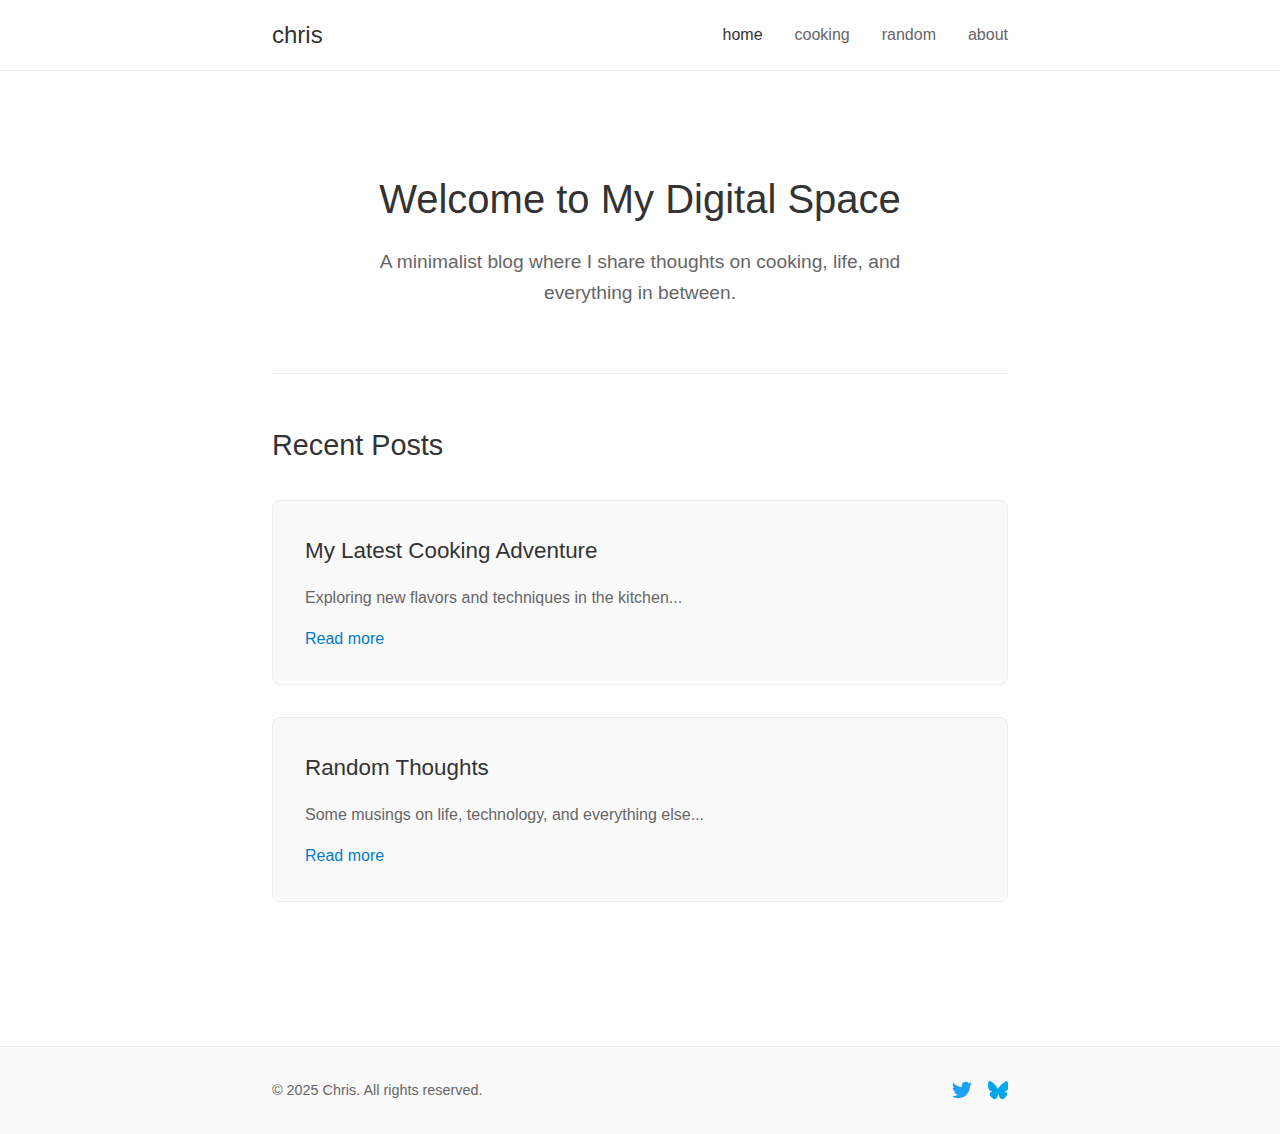
<file: index.html>
<!DOCTYPE html>
<html lang="en">
<head>
    <meta charset="UTF-8">
    <meta name="viewport" content="width=device-width, initial-scale=1.0">
    <title>Chris's Website</title>
    <link rel="stylesheet" href="styles.css">
</head>
<body>
    <header>
        <nav>
            <div class="nav-container">
                <a href="index.html" class="logo">chris</a>
                <ul class="nav-menu">
                    <li><a href="index.html" class="active">home</a></li>
                    <li><a href="cooking.html">cooking</a></li>
                    <li><a href="random.html">random</a></li>
                    <li><a href="about.html">about</a></li>
                </ul>
            </div>
        </nav>
    </header>

    <main>
        <section class="hero">
            <h1>Welcome to My Digital Space</h1>
            <p>A minimalist blog where I share thoughts on cooking, life, and everything in between.</p>
        </section>

        <section class="recent-posts">
            <h2>Recent Posts</h2>
            <div class="posts-grid">
                <article class="post-card">
                    <h3>My Latest Cooking Adventure</h3>
                    <p>Exploring new flavors and techniques in the kitchen...</p>
                    <a href="cooking.html" class="read-more">Read more</a>
                </article>
                <article class="post-card">
                    <h3>Random Thoughts</h3>
                    <p>Some musings on life, technology, and everything else...</p>
                    <a href="random.html" class="read-more">Read more</a>
                </article>
            </div>
        </section>
    </main>

    <footer>
        <div class="footer-content">
            <p>&copy; 2025 Chris. All rights reserved.</p>
            <div class="social-links">
                <a href="https://twitter.com/bennees" target="_blank" rel="noopener noreferrer" aria-label="Twitter">
                    <svg class="social-icon" viewBox="0 0 24 24" fill="#1DA1F2">
                        <path d="M23.953 4.57a10 10 0 01-2.825.775 4.958 4.958 0 002.163-2.723c-.951.555-2.005.959-3.127 1.184a4.92 4.92 0 00-8.384 4.482C7.69 8.095 4.067 6.13 1.64 3.162a4.822 4.822 0 00-.666 2.475c0 1.71.87 3.213 2.188 4.096a4.904 4.904 0 01-2.228-.616v.06a4.923 4.923 0 003.946 4.827 4.996 4.996 0 01-2.212.085 4.936 4.936 0 004.604 3.417 9.867 9.867 0 01-6.102 2.105c-.39 0-.779-.023-1.17-.067a13.995 13.995 0 007.557 2.209c9.053 0 13.998-7.496 13.998-13.985 0-.21 0-.42-.015-.63A9.935 9.935 0 0024 4.59z"/>
                    </svg>
                </a>
                <a href="https://bsky.app/profile/bennees.bsky.social" target="_blank" rel="noopener noreferrer" aria-label="Bluesky">
                    <svg class="social-icon" viewBox="0 0 24 24" fill="#00A8E8">
                        <path d="M12 10.8c-1.087-2.114-4.046-6.053-6.798-7.995C2.566.944 1.561 1.266.902 1.565.139 1.908 0 3.08 0 3.768c0 .69.378 5.65.624 6.479.815 2.736 3.713 3.66 6.383 3.364.136-.02.275-.039.415-.057-.138.022-.276.04-.415.056-3.912.58-7.387 2.005-2.83 7.078 5.013 5.267 6.398.653 7.882-2.487.23-.485.358-.961.435-1.409.077.448.205.924.435 1.409 1.484 3.14 2.869 7.754 7.882 2.487 4.557-5.073 1.082-6.498-2.83-7.078-.139-.016-.277-.034-.415-.056.14.018.279.037.415.057 2.67.296 5.568-.628 6.383-3.364.246-.829.624-5.79.624-6.479 0-.688-.139-1.86-.902-2.203-.659-.299-1.664-.621-4.3 1.24C16.046 4.747 13.087 8.686 12 10.8z"/>
                    </svg>
                </a>
            </div>
        </div>
    </footer>
</body>
</html>
</file>
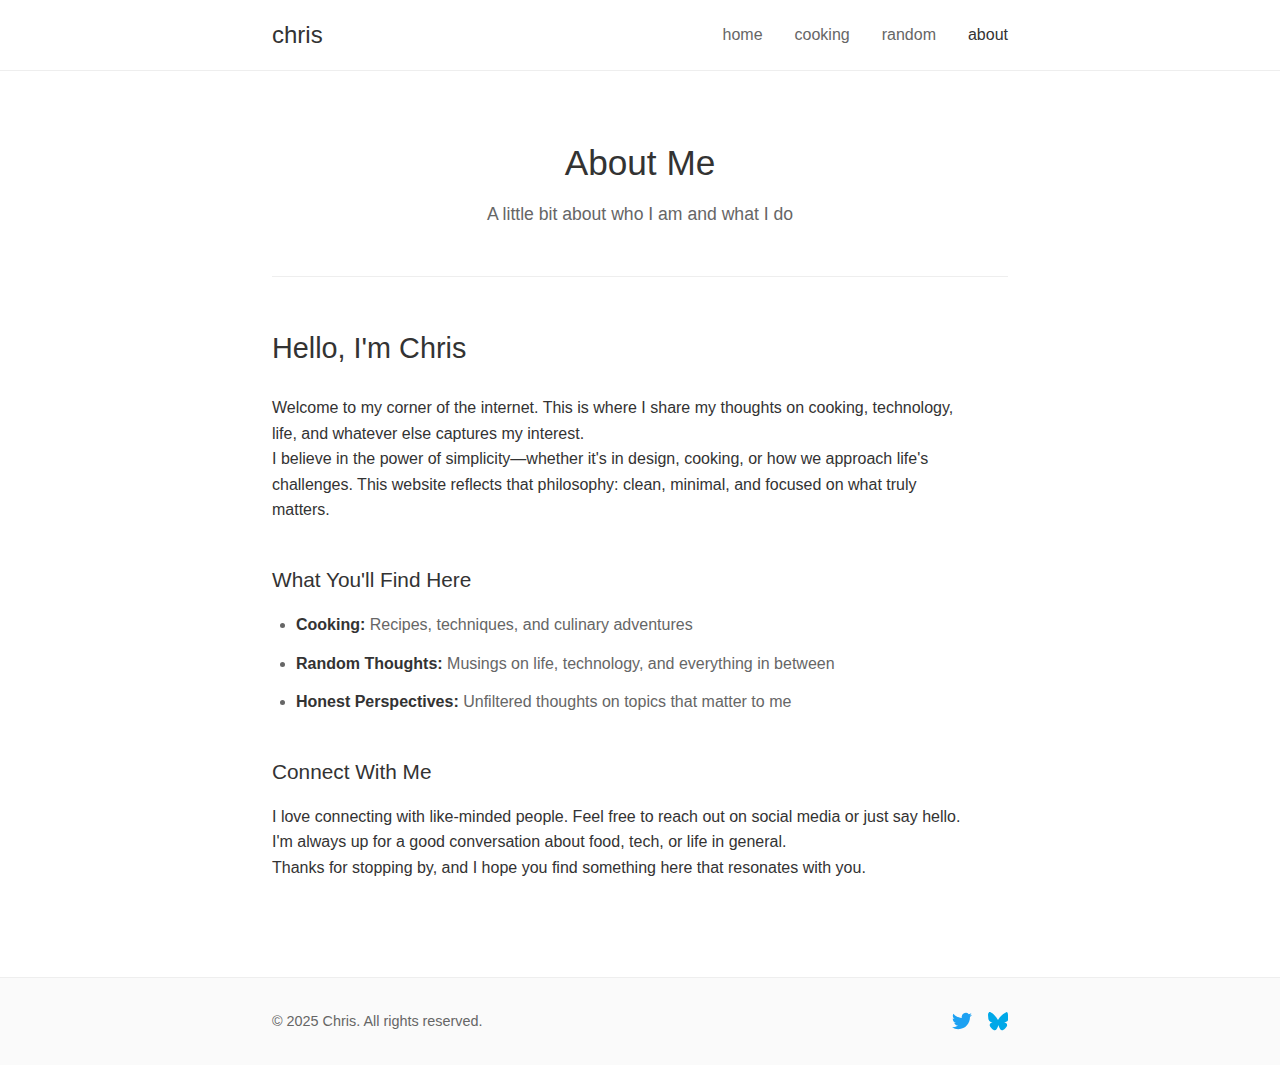
<file: about.html>
<!DOCTYPE html>
<html lang="en">
<head>
    <meta charset="UTF-8">
    <meta name="viewport" content="width=device-width, initial-scale=1.0">
    <title>About - Chris's Website</title>
    <link rel="stylesheet" href="styles.css">
</head>
<body>
    <header>
        <nav>
            <div class="nav-container">
                <a href="index.html" class="logo">chris</a>
                <ul class="nav-menu">
                    <li><a href="index.html">home</a></li>
                    <li><a href="cooking.html">cooking</a></li>
                    <li><a href="random.html">random</a></li>
                    <li><a href="about.html" class="active">about</a></li>
                </ul>
            </div>
        </nav>
    </header>

    <main>
        <section class="page-header">
            <h1>About Me</h1>
            <p>A little bit about who I am and what I do</p>
        </section>

        <section class="content">
            <div class="about-content">
                <div class="about-text">
                    <h2>Hello, I'm Chris</h2>
                    <p>Welcome to my corner of the internet. This is where I share my thoughts on cooking, technology, life, and whatever else captures my interest.</p>
                    
                    <p>I believe in the power of simplicity—whether it's in design, cooking, or how we approach life's challenges. This website reflects that philosophy: clean, minimal, and focused on what truly matters.</p>
                    
                    <h3>What You'll Find Here</h3>
                    <ul>
                        <li><strong>Cooking:</strong> Recipes, techniques, and culinary adventures</li>
                        <li><strong>Random Thoughts:</strong> Musings on life, technology, and everything in between</li>
                        <li><strong>Honest Perspectives:</strong> Unfiltered thoughts on topics that matter to me</li>
                    </ul>
                    
                    <h3>Connect With Me</h3>
                    <p>I love connecting with like-minded people. Feel free to reach out on social media or just say hello. I'm always up for a good conversation about food, tech, or life in general.</p>
                    
                    <p>Thanks for stopping by, and I hope you find something here that resonates with you.</p>
                </div>
            </div>
        </section>
    </main>

    <footer>
        <div class="footer-content">
            <p>&copy; 2025 Chris. All rights reserved.</p>
            <div class="social-links">
                <a href="https://twitter.com/bennees" target="_blank" rel="noopener noreferrer" aria-label="Twitter">
                    <svg class="social-icon" viewBox="0 0 24 24" fill="#1DA1F2">
                        <path d="M23.953 4.57a10 10 0 01-2.825.775 4.958 4.958 0 002.163-2.723c-.951.555-2.005.959-3.127 1.184a4.92 4.92 0 00-8.384 4.482C7.69 8.095 4.067 6.13 1.64 3.162a4.822 4.822 0 00-.666 2.475c0 1.71.87 3.213 2.188 4.096a4.904 4.904 0 01-2.228-.616v.06a4.923 4.923 0 003.946 4.827 4.996 4.996 0 01-2.212.085 4.936 4.936 0 004.604 3.417 9.867 9.867 0 01-6.102 2.105c-.39 0-.779-.023-1.17-.067a13.995 13.995 0 007.557 2.209c9.053 0 13.998-7.496 13.998-13.985 0-.21 0-.42-.015-.63A9.935 9.935 0 0024 4.59z"/>
                    </svg>
                </a>
                <a href="https://bsky.app/profile/bennees.bsky.social" target="_blank" rel="noopener noreferrer" aria-label="Bluesky">
                    <svg class="social-icon" viewBox="0 0 24 24" fill="#00A8E8">
                        <path d="M12 10.8c-1.087-2.114-4.046-6.053-6.798-7.995C2.566.944 1.561 1.266.902 1.565.139 1.908 0 3.08 0 3.768c0 .69.378 5.65.624 6.479.815 2.736 3.713 3.66 6.383 3.364.136-.02.275-.039.415-.057-.138.022-.276.04-.415.056-3.912.58-7.387 2.005-2.83 7.078 5.013 5.267 6.398.653 7.882-2.487.23-.485.358-.961.435-1.409.077.448.205.924.435 1.409 1.484 3.14 2.869 7.754 7.882 2.487 4.557-5.073 1.082-6.498-2.83-7.078-.139-.016-.277-.034-.415-.056.14.018.279.037.415.057 2.67.296 5.568-.628 6.383-3.364.246-.829.624-5.79.624-6.479 0-.688-.139-1.86-.902-2.203-.659-.299-1.664-.621-4.3 1.24C16.046 4.747 13.087 8.686 12 10.8z"/>
                    </svg>
                </a>
            </div>
        </div>
    </footer>
</body>
</html>
</file>
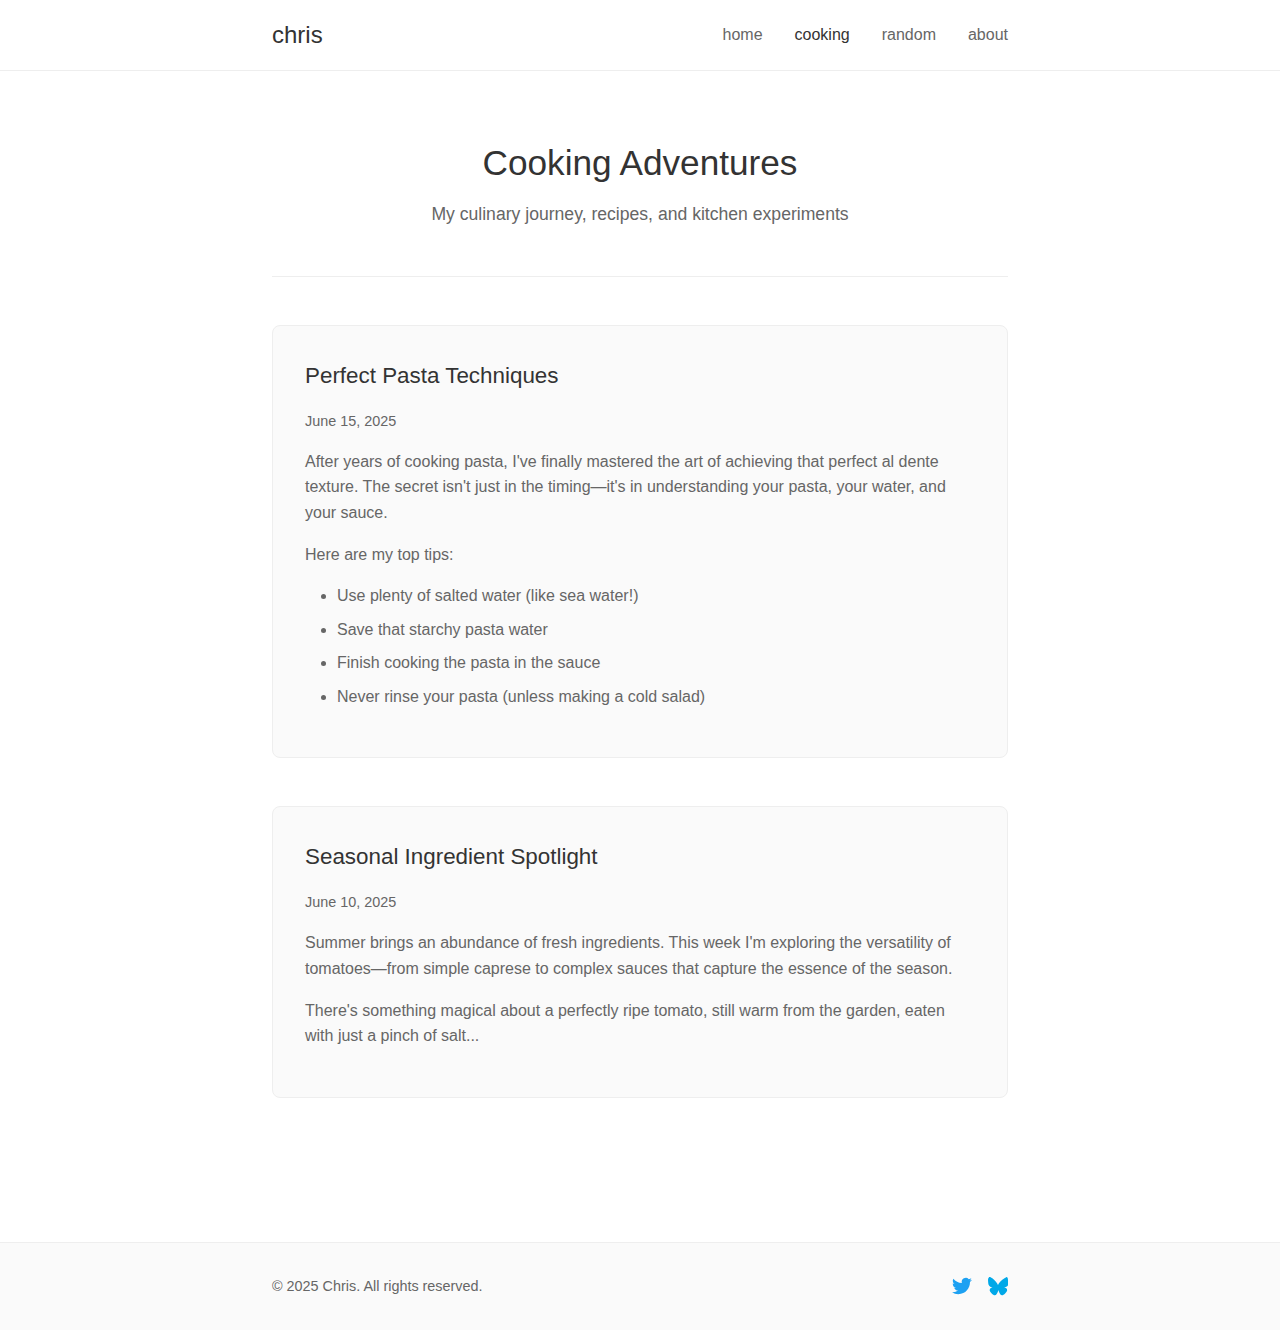
<file: cooking.html>
<!DOCTYPE html>
<html lang="en">
<head>
    <meta charset="UTF-8">
    <meta name="viewport" content="width=device-width, initial-scale=1.0">
    <title>Cooking - Chris's Website</title>
    <link rel="stylesheet" href="styles.css">
</head>
<body>
    <header>
        <nav>
            <div class="nav-container">
                <a href="index.html" class="logo">chris</a>
                <ul class="nav-menu">
                    <li><a href="index.html">home</a></li>
                    <li><a href="cooking.html" class="active">cooking</a></li>
                    <li><a href="random.html">random</a></li>
                    <li><a href="about.html">about</a></li>
                </ul>
            </div>
        </nav>
    </header>

    <main>
        <section class="page-header">
            <h1>Cooking Adventures</h1>
            <p>My culinary journey, recipes, and kitchen experiments</p>
        </section>

        <section class="content">
            <article class="post">
                <h2>Perfect Pasta Techniques</h2>
                <p class="post-date">June 15, 2025</p>
                <p>After years of cooking pasta, I've finally mastered the art of achieving that perfect al dente texture. The secret isn't just in the timing—it's in understanding your pasta, your water, and your sauce.</p>
                <p>Here are my top tips:</p>
                <ul>
                    <li>Use plenty of salted water (like sea water!)</li>
                    <li>Save that starchy pasta water</li>
                    <li>Finish cooking the pasta in the sauce</li>
                    <li>Never rinse your pasta (unless making a cold salad)</li>
                </ul>
            </article>

            <article class="post">
                <h2>Seasonal Ingredient Spotlight</h2>
                <p class="post-date">June 10, 2025</p>
                <p>Summer brings an abundance of fresh ingredients. This week I'm exploring the versatility of tomatoes—from simple caprese to complex sauces that capture the essence of the season.</p>
                <p>There's something magical about a perfectly ripe tomato, still warm from the garden, eaten with just a pinch of salt...</p>
            </article>
        </section>
    </main>

    <footer>
        <div class="footer-content">
            <p>&copy; 2025 Chris. All rights reserved.</p>
            <div class="social-links">
                <a href="https://twitter.com/bennees" target="_blank" rel="noopener noreferrer" aria-label="Twitter">
                    <svg class="social-icon" viewBox="0 0 24 24" fill="#1DA1F2">
                        <path d="M23.953 4.57a10 10 0 01-2.825.775 4.958 4.958 0 002.163-2.723c-.951.555-2.005.959-3.127 1.184a4.92 4.92 0 00-8.384 4.482C7.69 8.095 4.067 6.13 1.64 3.162a4.822 4.822 0 00-.666 2.475c0 1.71.87 3.213 2.188 4.096a4.904 4.904 0 01-2.228-.616v.06a4.923 4.923 0 003.946 4.827 4.996 4.996 0 01-2.212.085 4.936 4.936 0 004.604 3.417 9.867 9.867 0 01-6.102 2.105c-.39 0-.779-.023-1.17-.067a13.995 13.995 0 007.557 2.209c9.053 0 13.998-7.496 13.998-13.985 0-.21 0-.42-.015-.63A9.935 9.935 0 0024 4.59z"/>
                    </svg>
                </a>
                <a href="https://bsky.app/profile/bennees.bsky.social" target="_blank" rel="noopener noreferrer" aria-label="Bluesky">
                    <svg class="social-icon" viewBox="0 0 24 24" fill="#00A8E8">
                        <path d="M12 10.8c-1.087-2.114-4.046-6.053-6.798-7.995C2.566.944 1.561 1.266.902 1.565.139 1.908 0 3.08 0 3.768c0 .69.378 5.65.624 6.479.815 2.736 3.713 3.66 6.383 3.364.136-.02.275-.039.415-.057-.138.022-.276.04-.415.056-3.912.58-7.387 2.005-2.83 7.078 5.013 5.267 6.398.653 7.882-2.487.23-.485.358-.961.435-1.409.077.448.205.924.435 1.409 1.484 3.14 2.869 7.754 7.882 2.487 4.557-5.073 1.082-6.498-2.83-7.078-.139-.016-.277-.034-.415-.056.14.018.279.037.415.057 2.67.296 5.568-.628 6.383-3.364.246-.829.624-5.79.624-6.479 0-.688-.139-1.86-.902-2.203-.659-.299-1.664-.621-4.3 1.24C16.046 4.747 13.087 8.686 12 10.8z"/>
                    </svg>
                </a>
            </div>
        </div>
    </footer>
</body>
</html>
</file>
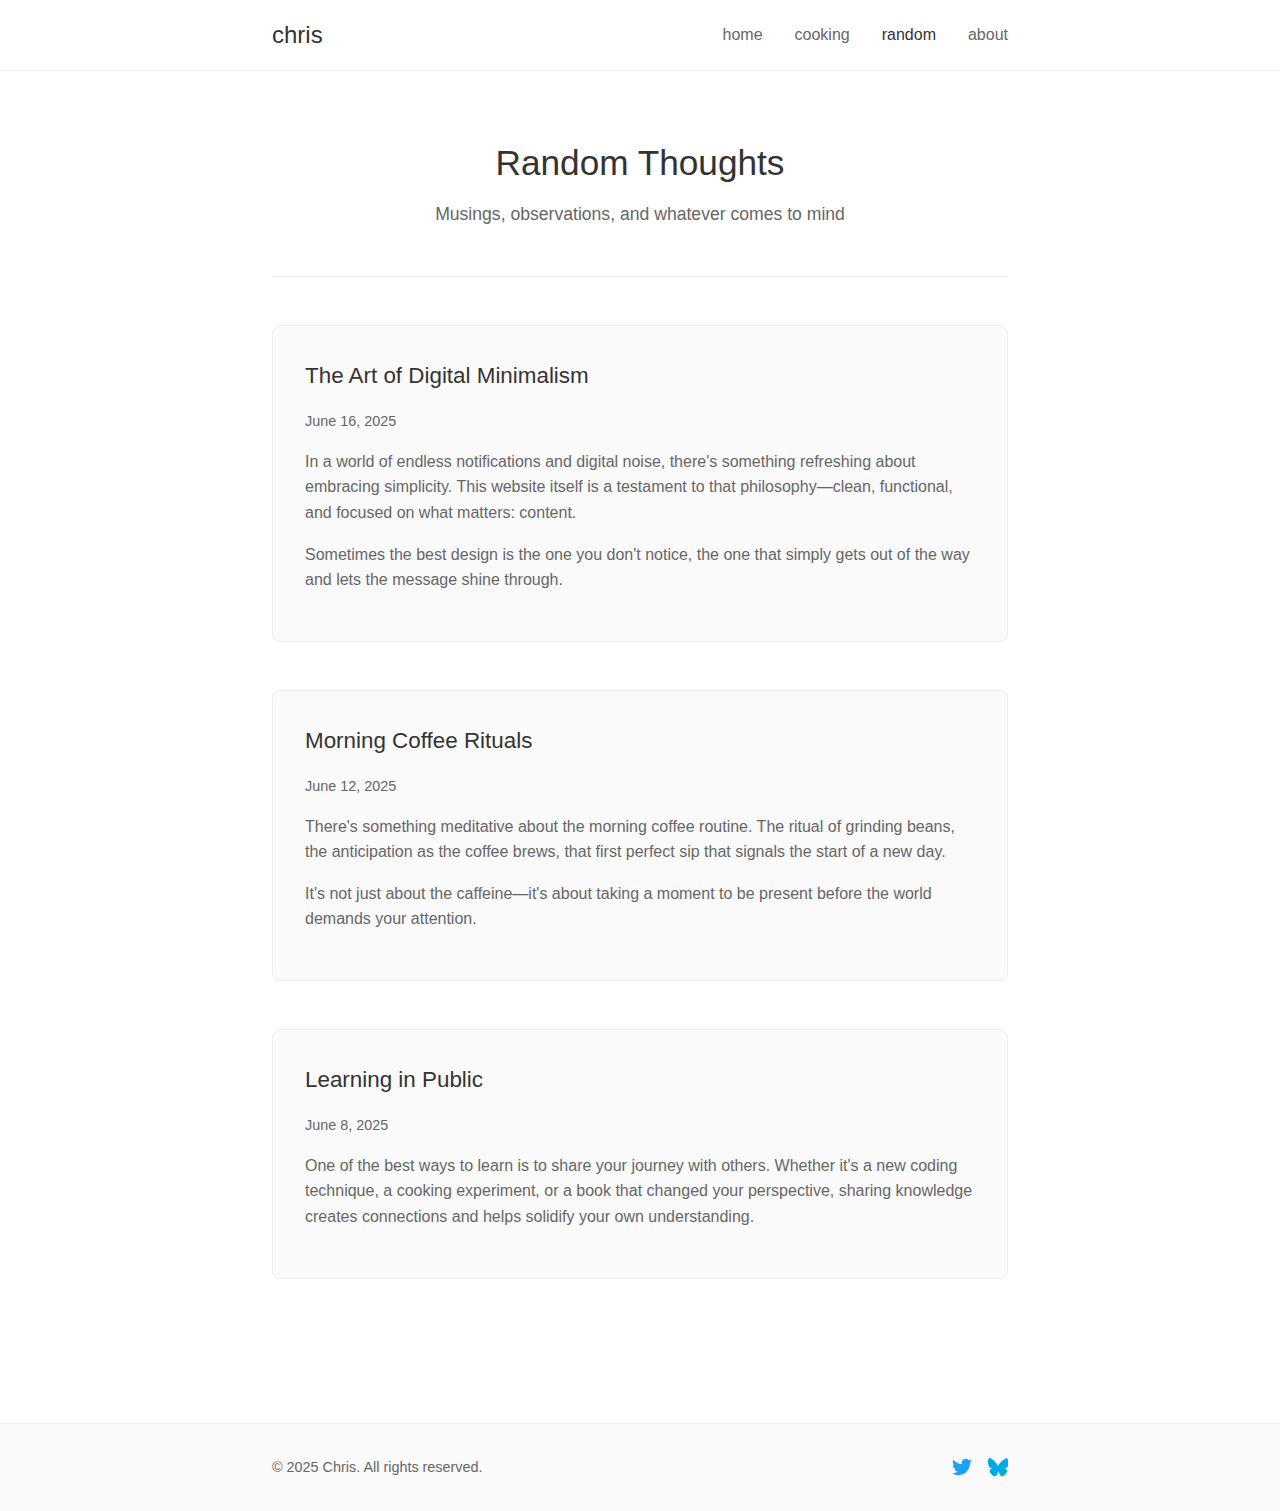
<file: random.html>
<!DOCTYPE html>
<html lang="en">
<head>
    <meta charset="UTF-8">
    <meta name="viewport" content="width=device-width, initial-scale=1.0">
    <title>Random - Chris's Website</title>
    <link rel="stylesheet" href="styles.css">
</head>
<body>
    <header>
        <nav>
            <div class="nav-container">
                <a href="index.html" class="logo">chris</a>
                <ul class="nav-menu">
                    <li><a href="index.html">home</a></li>
                    <li><a href="cooking.html">cooking</a></li>
                    <li><a href="random.html" class="active">random</a></li>
                    <li><a href="about.html">about</a></li>
                </ul>
            </div>
        </nav>
    </header>

    <main>
        <section class="page-header">
            <h1>Random Thoughts</h1>
            <p>Musings, observations, and whatever comes to mind</p>
        </section>

        <section class="content">
            <article class="post">
                <h2>The Art of Digital Minimalism</h2>
                <p class="post-date">June 16, 2025</p>
                <p>In a world of endless notifications and digital noise, there's something refreshing about embracing simplicity. This website itself is a testament to that philosophy—clean, functional, and focused on what matters: content.</p>
                <p>Sometimes the best design is the one you don't notice, the one that simply gets out of the way and lets the message shine through.</p>
            </article>

            <article class="post">
                <h2>Morning Coffee Rituals</h2>
                <p class="post-date">June 12, 2025</p>
                <p>There's something meditative about the morning coffee routine. The ritual of grinding beans, the anticipation as the coffee brews, that first perfect sip that signals the start of a new day.</p>
                <p>It's not just about the caffeine—it's about taking a moment to be present before the world demands your attention.</p>
            </article>

            <article class="post">
                <h2>Learning in Public</h2>
                <p class="post-date">June 8, 2025</p>
                <p>One of the best ways to learn is to share your journey with others. Whether it's a new coding technique, a cooking experiment, or a book that changed your perspective, sharing knowledge creates connections and helps solidify your own understanding.</p>
            </article>
        </section>
    </main>

    <footer>
        <div class="footer-content">
            <p>&copy; 2025 Chris. All rights reserved.</p>
            <div class="social-links">
                <a href="https://twitter.com/bennees" target="_blank" rel="noopener noreferrer" aria-label="Twitter">
                    <svg class="social-icon" viewBox="0 0 24 24" fill="#1DA1F2">
                        <path d="M23.953 4.57a10 10 0 01-2.825.775 4.958 4.958 0 002.163-2.723c-.951.555-2.005.959-3.127 1.184a4.92 4.92 0 00-8.384 4.482C7.69 8.095 4.067 6.13 1.64 3.162a4.822 4.822 0 00-.666 2.475c0 1.71.87 3.213 2.188 4.096a4.904 4.904 0 01-2.228-.616v.06a4.923 4.923 0 003.946 4.827 4.996 4.996 0 01-2.212.085 4.936 4.936 0 004.604 3.417 9.867 9.867 0 01-6.102 2.105c-.39 0-.779-.023-1.17-.067a13.995 13.995 0 007.557 2.209c9.053 0 13.998-7.496 13.998-13.985 0-.21 0-.42-.015-.63A9.935 9.935 0 0024 4.59z"/>
                    </svg>
                </a>
                <a href="https://bsky.app/profile/bennees.bsky.social" target="_blank" rel="noopener noreferrer" aria-label="Bluesky">
                    <svg class="social-icon" viewBox="0 0 24 24" fill="#00A8E8">
                        <path d="M12 10.8c-1.087-2.114-4.046-6.053-6.798-7.995C2.566.944 1.561 1.266.902 1.565.139 1.908 0 3.08 0 3.768c0 .69.378 5.65.624 6.479.815 2.736 3.713 3.66 6.383 3.364.136-.02.275-.039.415-.057-.138.022-.276.04-.415.056-3.912.58-7.387 2.005-2.83 7.078 5.013 5.267 6.398.653 7.882-2.487.23-.485.358-.961.435-1.409.077.448.205.924.435 1.409 1.484 3.14 2.869 7.754 7.882 2.487 4.557-5.073 1.082-6.498-2.83-7.078-.139-.016-.277-.034-.415-.056.14.018.279.037.415.057 2.67.296 5.568-.628 6.383-3.364.246-.829.624-5.79.624-6.479 0-.688-.139-1.86-.902-2.203-.659-.299-1.664-.621-4.3 1.24C16.046 4.747 13.087 8.686 12 10.8z"/>
                    </svg>
                </a>
            </div>
        </div>
    </footer>
</body>
</html>
</file>
<file: styles.css>
/* Reset and base styles */
* {
    margin: 0;
    padding: 0;
    box-sizing: border-box;
}

@import url('https://fonts.googleapis.com/css2?family=Lato:wght@300;400;500&display=swap');

body {
    font-family: 'Lato', -apple-system, BlinkMacSystemFont, 'Segoe UI', Roboto, Oxygen, Ubuntu, Cantarell, sans-serif;
    line-height: 1.6;
    color: #333;
    background-color: #fff;
}

/* Navigation */
header {
    border-bottom: 1px solid #eee;
    background-color: #fff;
    position: sticky;
    top: 0;
    z-index: 100;
}

.nav-container {
    max-width: 800px;
    margin: 0 auto;
    padding: 1rem 2rem;
    display: flex;
    justify-content: space-between;
    align-items: center;
}

.logo {
    font-size: 1.5rem;
    font-weight: 400;
    color: #333;
    text-decoration: none;
    transition: color 0.2s ease;
}

.logo:hover {
    color: #666;
}

.nav-menu {
    display: flex;
    list-style: none;
    gap: 2rem;
}

.nav-menu a {
    text-decoration: none;
    color: #666;
    font-weight: 500;
    transition: color 0.2s ease;
}

.nav-menu a:hover,
.nav-menu a.active {
    color: #333;
}

/* Main content */
main {
    max-width: 800px;
    margin: 0 auto;
    padding: 2rem;
    min-height: calc(100vh - 200px);
}

/* Hero section */
.hero {
    text-align: center;
    padding: 4rem 0;
    border-bottom: 1px solid #eee;
    margin-bottom: 3rem;
}

.hero h1 {
    font-size: 2.5rem;
    font-weight: 300;
    margin-bottom: 1rem;
    color: #333;
}

.hero p {
    font-size: 1.2rem;
    color: #666;
    max-width: 600px;
    margin: 0 auto;
}

/* Page header */
.page-header {
    text-align: center;
    padding: 2rem 0 3rem;
    border-bottom: 1px solid #eee;
    margin-bottom: 3rem;
}

.page-header h1 {
    font-size: 2.2rem;
    font-weight: 300;
    margin-bottom: 0.5rem;
    color: #333;
}

.page-header p {
    font-size: 1.1rem;
    color: #666;
}

/* Posts and content */
.recent-posts h2,
.content h2 {
    font-size: 1.8rem;
    font-weight: 400;
    margin-bottom: 2rem;
    color: #333;
}

.posts-grid {
    display: grid;
    gap: 2rem;
    margin-bottom: 3rem;
}

.post-card,
.post {
    padding: 2rem;
    border: 1px solid #eee;
    border-radius: 8px;
    background-color: #fafafa;
    transition: border-color 0.2s ease;
}

.post-card:hover {
    border-color: #ddd;
}

.post-card h3,
.post h2 {
    font-size: 1.4rem;
    font-weight: 500;
    margin-bottom: 1rem;
    color: #333;
}

.post-card p,
.post p {
    color: #666;
    margin-bottom: 1rem;
}

.post-date {
    font-size: 0.9rem;
    color: #999;
    margin-bottom: 1rem !important;
}

.read-more {
    color: #007acc;
    text-decoration: none;
    font-weight: 500;
    transition: color 0.2s ease;
}

.read-more:hover {
    color: #005999;
}

.post {
    margin-bottom: 3rem;
}

.post h3 {
    font-size: 1.2rem;
    font-weight: 500;
    margin: 2rem 0 1rem;
    color: #333;
}

.post ul {
    margin-left: 2rem;
    margin-bottom: 1rem;
}

.post li {
    margin-bottom: 0.5rem;
    color: #666;
}

/* About page specific styles */
.about-content {
    max-width: 700px;
}

.about-text h2 {
    font-size: 1.8rem;
    font-weight: 400;
    margin-bottom: 1.5rem;
    color: #333;
}

.about-text h3 {
    font-size: 1.3rem;
    font-weight: 500;
    margin: 2.5rem 0 1rem;
    color: #333;
}

.about-text ul {
    margin-left: 1.5rem;
    margin-bottom: 1.5rem;
}

.about-text li {
    margin-bottom: 0.8rem;
    color: #666;
}

.about-text strong {
    color: #333;
}

/* Footer */
footer {
    border-top: 1px solid #eee;
    background-color: #fafafa;
    margin-top: 4rem;
}

.footer-content {
    max-width: 800px;
    margin: 0 auto;
    padding: 2rem;
    display: flex;
    justify-content: space-between;
    align-items: center;
    flex-wrap: wrap;
    gap: 1rem;
}

.footer-content p {
    color: #666;
    font-size: 0.9rem;
}

.social-links {
    display: flex;
    gap: 1rem;
    align-items: center;
}

.social-links a {
    display: inline-flex;
    align-items: center;
    text-decoration: none;
    transition: color 0.2s ease;
}

.social-links a:hover {
    color: #333;
}

.social-icon {
    width: 20px;
    height: 20px;
    border-radius: 4px;
}

/* Responsive design */
@media (max-width: 768px) {
    .nav-container {
        padding: 1rem;
        flex-direction: column;
        gap: 1rem;
    }

    .nav-menu {
        gap: 1.5rem;
    }

    main {
        padding: 1rem;
    }

    .hero {
        padding: 2rem 0;
    }

    .hero h1 {
        font-size: 2rem;
    }

    .hero p {
        font-size: 1.1rem;
    }

    .page-header h1 {
        font-size: 1.8rem;
    }

    .post-card,
    .post {
        padding: 1.5rem;
    }

    .footer-content {
        flex-direction: column;
        text-align: center;
        gap: 1rem;
    }
}

@media (max-width: 480px) {
    .nav-menu {
        gap: 1rem;
    }

    .hero h1 {
        font-size: 1.7rem;
    }

    .page-header h1 {
        font-size: 1.5rem;
    }

    .post-card,
    .post {
        padding: 1rem;
    }
}
</file>
